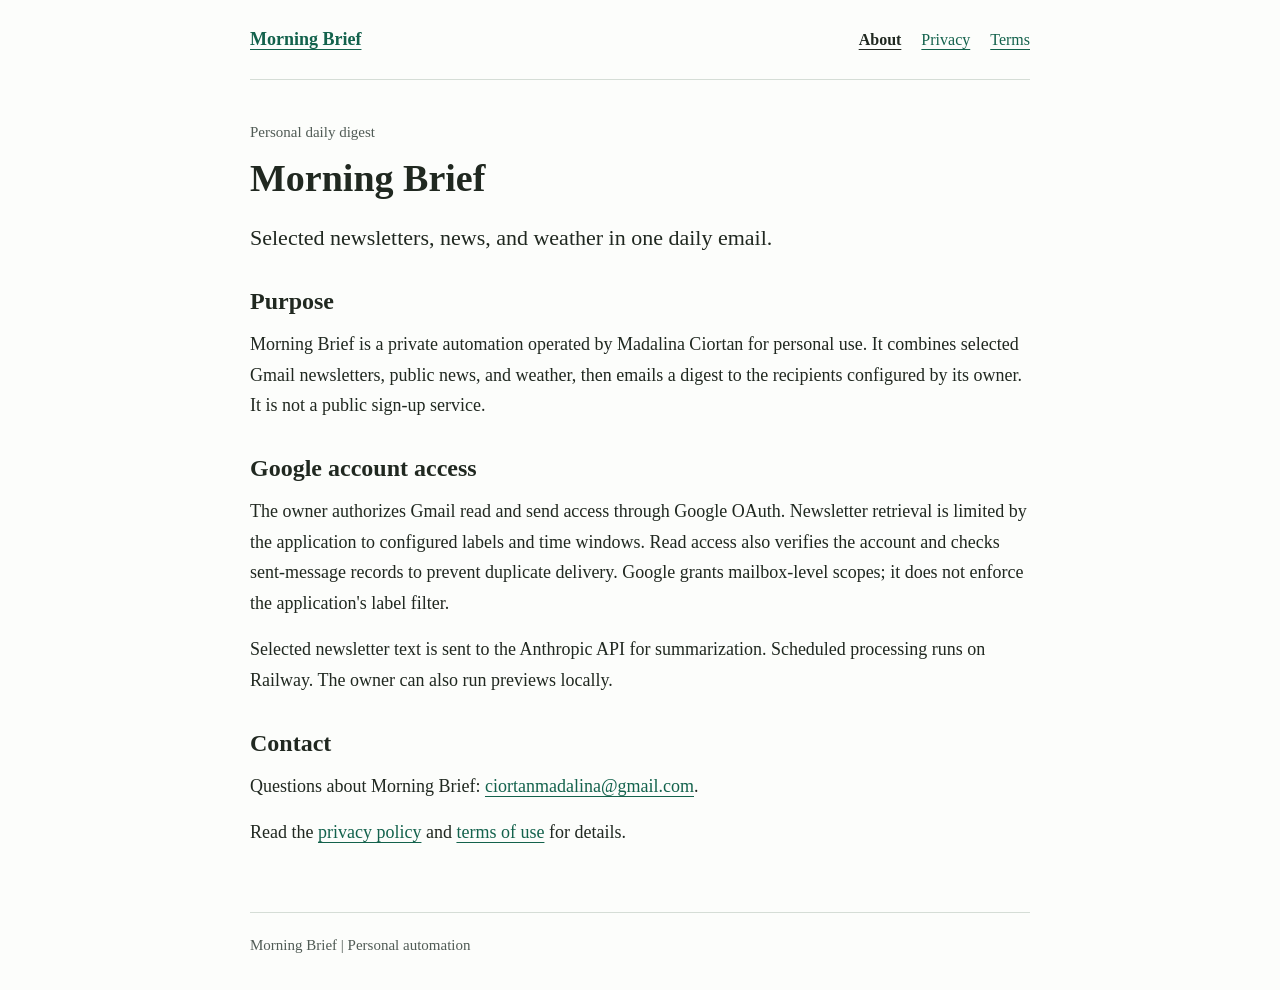
<file: index.html>
<!doctype html>
<html lang="en">
<head>
  <meta charset="utf-8">
  <meta name="viewport" content="width=device-width, initial-scale=1">
  <meta name="description" content="Morning Brief, a personal daily email digest of selected newsletters, news, and weather.">
  <title>Morning Brief</title>
  <link rel="stylesheet" href="styles.css">
</head>
<body>
  <header>
    <a class="brand" href="index.html">Morning Brief</a>
    <nav aria-label="Main navigation">
      <a href="index.html" aria-current="page">About</a>
      <a href="privacy.html">Privacy</a>
      <a href="terms.html">Terms</a>
    </nav>
  </header>
  <main>
    <p class="eyebrow">Personal daily digest</p>
    <h1>Morning Brief</h1>
    <p class="lead">Selected newsletters, news, and weather in one daily email.</p>
    <section aria-labelledby="purpose">
      <h2 id="purpose">Purpose</h2>
      <p>Morning Brief is a private automation operated by Madalina Ciortan for personal use. It combines selected Gmail newsletters, public news, and weather, then emails a digest to the recipients configured by its owner. It is not a public sign-up service.</p>
    </section>
    <section aria-labelledby="access">
      <h2 id="access">Google account access</h2>
      <p>The owner authorizes Gmail read and send access through Google OAuth. Newsletter retrieval is limited by the application to configured labels and time windows. Read access also verifies the account and checks sent-message records to prevent duplicate delivery. Google grants mailbox-level scopes; it does not enforce the application's label filter.</p>
      <p>Selected newsletter text is sent to the Anthropic API for summarization. Scheduled processing runs on Railway. The owner can also run previews locally.</p>
    </section>
    <section aria-labelledby="contact">
      <h2 id="contact">Contact</h2>
      <p>Questions about Morning Brief: <a href="mailto:ciortanmadalina@gmail.com">ciortanmadalina@gmail.com</a>.</p>
      <p>Read the <a href="privacy.html">privacy policy</a> and <a href="terms.html">terms of use</a> for details.</p>
    </section>
  </main>
  <footer>Morning Brief | Personal automation</footer>
</body>
</html>
</file>
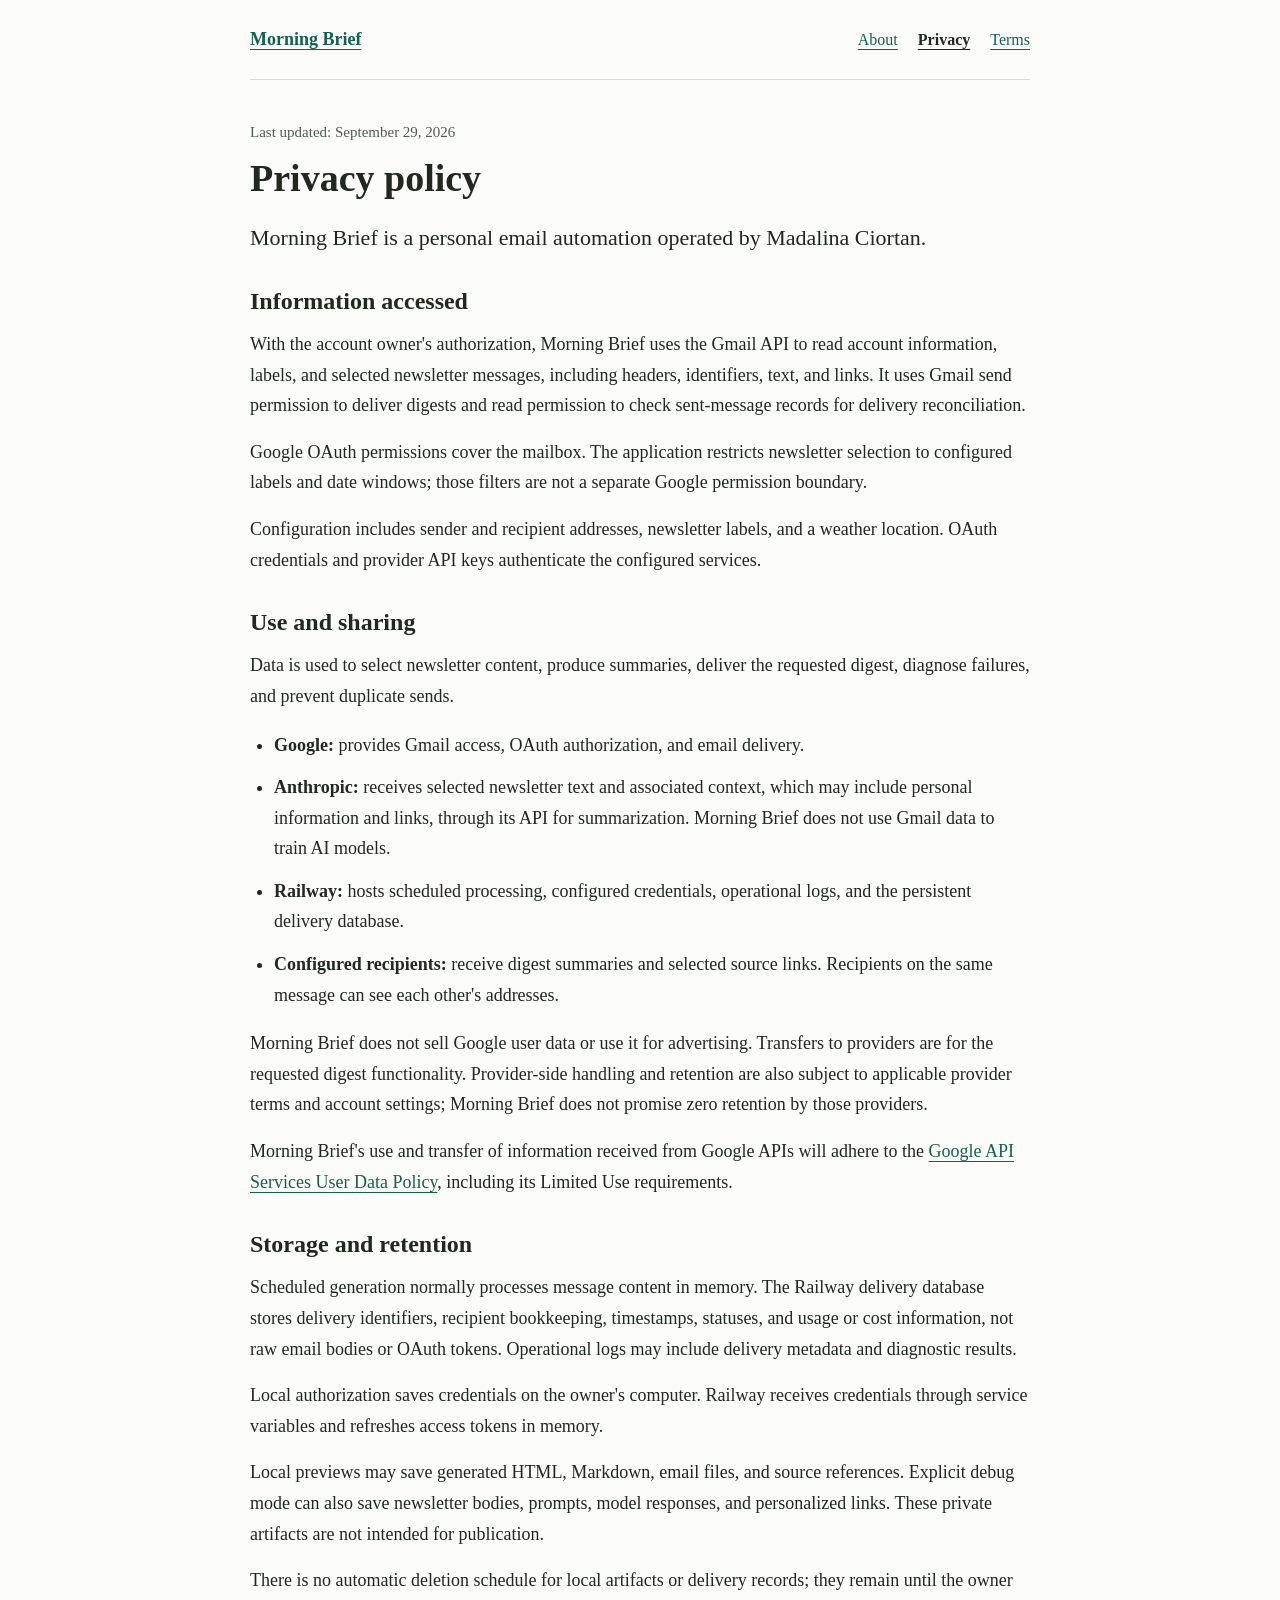
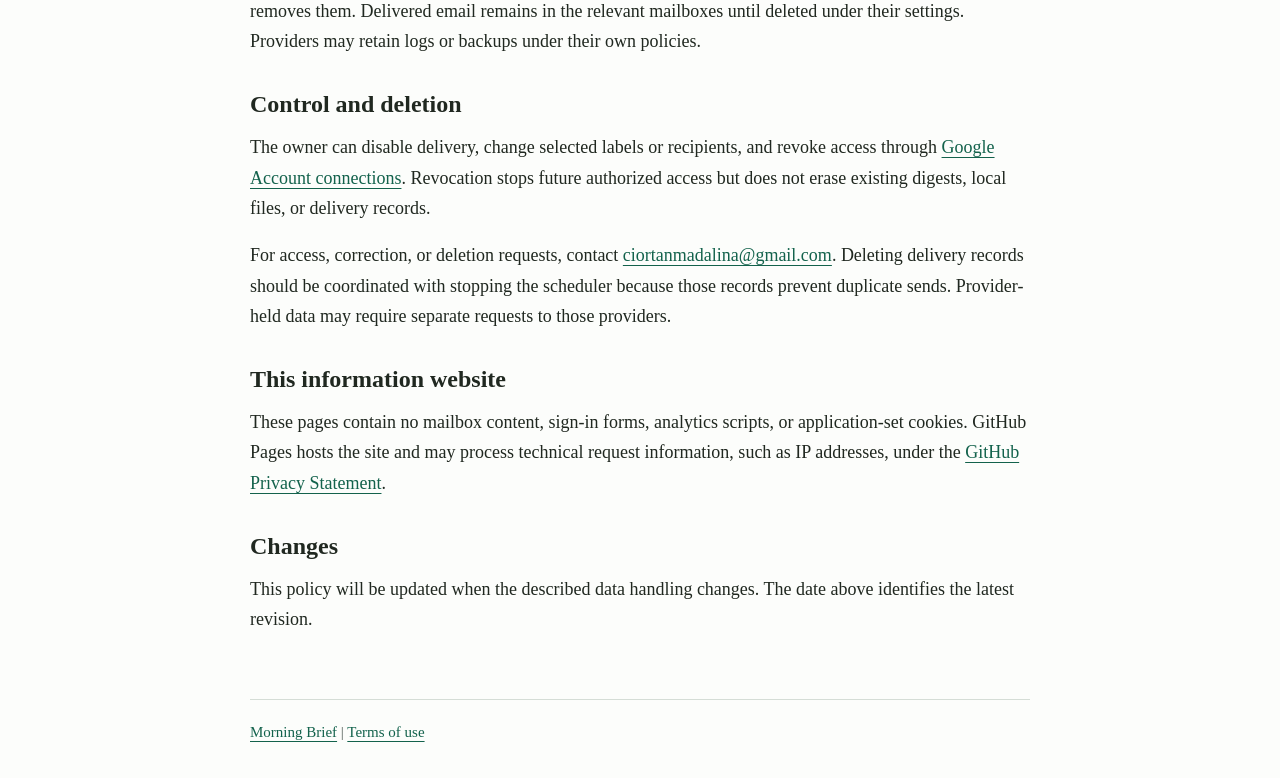
<file: privacy.html>
<!doctype html>
<html lang="en">
<head>
  <meta charset="utf-8">
  <meta name="viewport" content="width=device-width, initial-scale=1">
  <meta name="description" content="How Morning Brief accesses, processes, shares, and retains Google user data.">
  <title>Privacy Policy | Morning Brief</title>
  <link rel="stylesheet" href="styles.css">
</head>
<body>
  <header>
    <a class="brand" href="index.html">Morning Brief</a>
    <nav aria-label="Main navigation">
      <a href="index.html">About</a>
      <a href="privacy.html" aria-current="page">Privacy</a>
      <a href="terms.html">Terms</a>
    </nav>
  </header>
  <main>
    <p class="eyebrow">Last updated: September 29, 2026</p>
    <h1>Privacy policy</h1>
    <p class="lead">Morning Brief is a personal email automation operated by Madalina Ciortan.</p>
    <section aria-labelledby="access">
      <h2 id="access">Information accessed</h2>
      <p>With the account owner's authorization, Morning Brief uses the Gmail API to read account information, labels, and selected newsletter messages, including headers, identifiers, text, and links. It uses Gmail send permission to deliver digests and read permission to check sent-message records for delivery reconciliation.</p>
      <p>Google OAuth permissions cover the mailbox. The application restricts newsletter selection to configured labels and date windows; those filters are not a separate Google permission boundary.</p>
      <p>Configuration includes sender and recipient addresses, newsletter labels, and a weather location. OAuth credentials and provider API keys authenticate the configured services.</p>
    </section>
    <section aria-labelledby="sharing">
      <h2 id="sharing">Use and sharing</h2>
      <p>Data is used to select newsletter content, produce summaries, deliver the requested digest, diagnose failures, and prevent duplicate sends.</p>
      <ul>
        <li><strong>Google:</strong> provides Gmail access, OAuth authorization, and email delivery.</li>
        <li><strong>Anthropic:</strong> receives selected newsletter text and associated context, which may include personal information and links, through its API for summarization. Morning Brief does not use Gmail data to train AI models.</li>
        <li><strong>Railway:</strong> hosts scheduled processing, configured credentials, operational logs, and the persistent delivery database.</li>
        <li><strong>Configured recipients:</strong> receive digest summaries and selected source links. Recipients on the same message can see each other's addresses.</li>
      </ul>
      <p>Morning Brief does not sell Google user data or use it for advertising. Transfers to providers are for the requested digest functionality. Provider-side handling and retention are also subject to applicable provider terms and account settings; Morning Brief does not promise zero retention by those providers.</p>
      <p>Morning Brief's use and transfer of information received from Google APIs will adhere to the <a href="https://developers.google.com/terms/api-services-user-data-policy">Google API Services User Data Policy</a>, including its Limited Use requirements.</p>
    </section>
    <section aria-labelledby="storage">
      <h2 id="storage">Storage and retention</h2>
      <p>Scheduled generation normally processes message content in memory. The Railway delivery database stores delivery identifiers, recipient bookkeeping, timestamps, statuses, and usage or cost information, not raw email bodies or OAuth tokens. Operational logs may include delivery metadata and diagnostic results.</p>
      <p>Local authorization saves credentials on the owner's computer. Railway receives credentials through service variables and refreshes access tokens in memory.</p>
      <p>Local previews may save generated HTML, Markdown, email files, and source references. Explicit debug mode can also save newsletter bodies, prompts, model responses, and personalized links. These private artifacts are not intended for publication.</p>
      <p>There is no automatic deletion schedule for local artifacts or delivery records; they remain until the owner removes them. Delivered email remains in the relevant mailboxes until deleted under their settings. Providers may retain logs or backups under their own policies.</p>
    </section>
    <section aria-labelledby="control">
      <h2 id="control">Control and deletion</h2>
      <p>The owner can disable delivery, change selected labels or recipients, and revoke access through <a href="https://myaccount.google.com/connections">Google Account connections</a>. Revocation stops future authorized access but does not erase existing digests, local files, or delivery records.</p>
      <p>For access, correction, or deletion requests, contact <a href="mailto:ciortanmadalina@gmail.com">ciortanmadalina@gmail.com</a>. Deleting delivery records should be coordinated with stopping the scheduler because those records prevent duplicate sends. Provider-held data may require separate requests to those providers.</p>
    </section>
    <section aria-labelledby="website">
      <h2 id="website">This information website</h2>
      <p>These pages contain no mailbox content, sign-in forms, analytics scripts, or application-set cookies. GitHub Pages hosts the site and may process technical request information, such as IP addresses, under the <a href="https://docs.github.com/en/site-policy/privacy-policies/github-general-privacy-statement">GitHub Privacy Statement</a>.</p>
    </section>
    <section aria-labelledby="changes">
      <h2 id="changes">Changes</h2>
      <p>This policy will be updated when the described data handling changes. The date above identifies the latest revision.</p>
    </section>
  </main>
  <footer><a href="index.html">Morning Brief</a> | <a href="terms.html">Terms of use</a></footer>
</body>
</html>
</file>
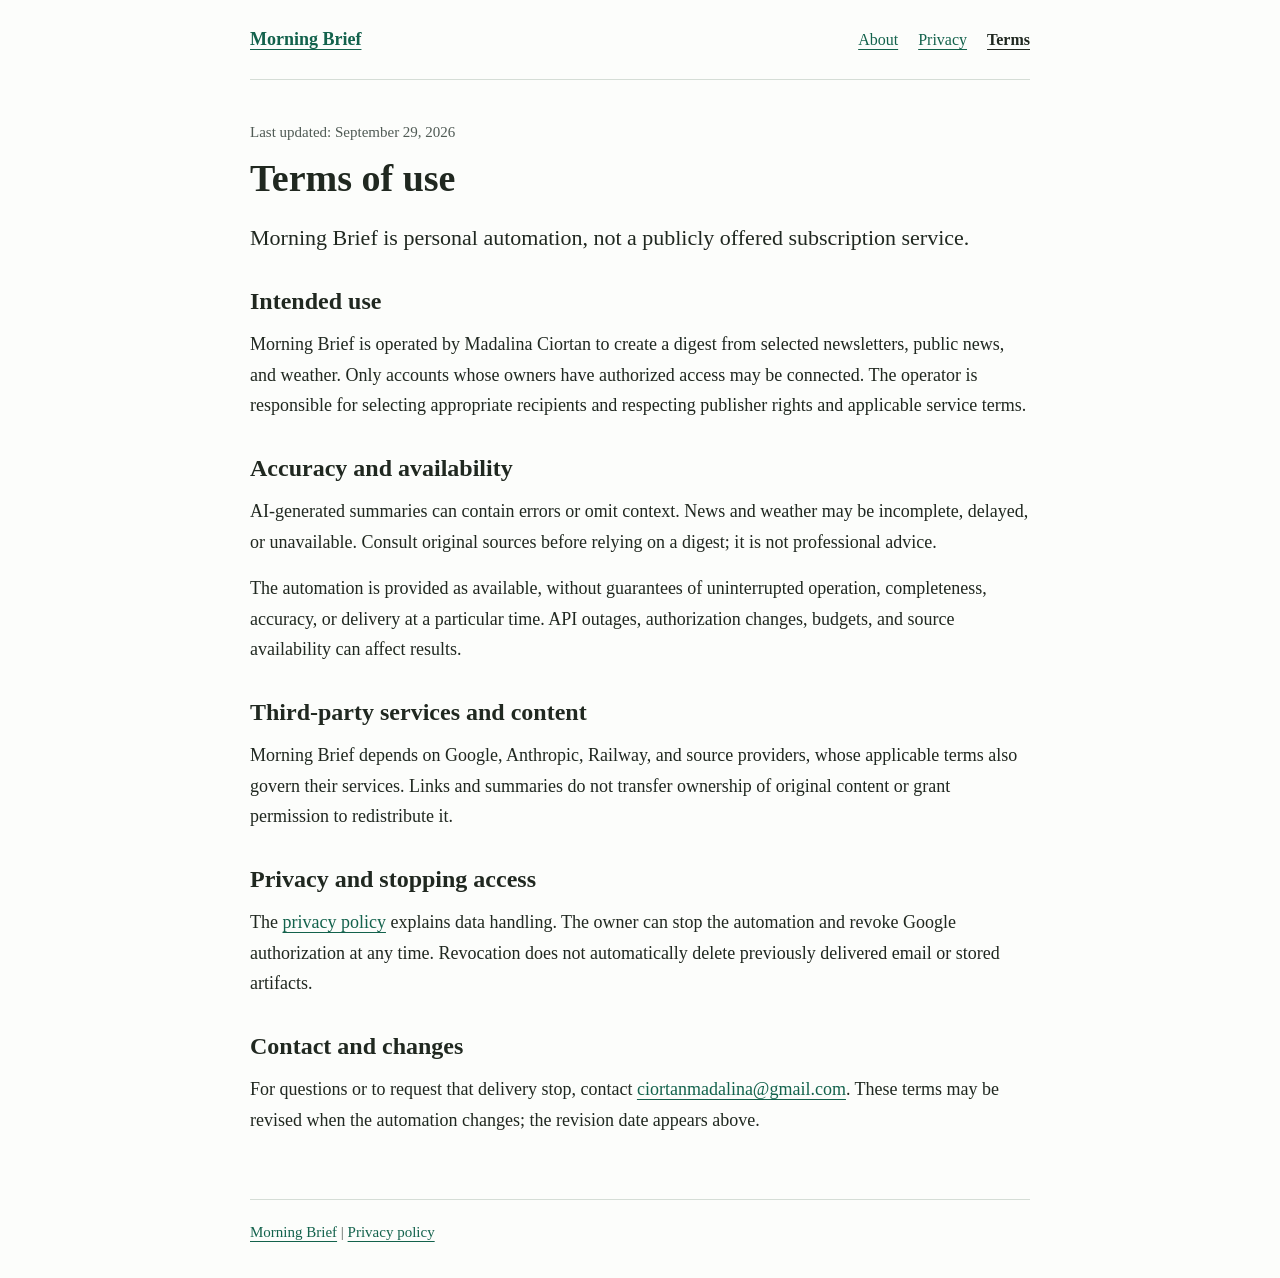
<file: terms.html>
<!doctype html>
<html lang="en">
<head>
  <meta charset="utf-8">
  <meta name="viewport" content="width=device-width, initial-scale=1">
  <meta name="description" content="Terms for Morning Brief, a personal daily email automation.">
  <title>Terms of Use | Morning Brief</title>
  <link rel="stylesheet" href="styles.css">
</head>
<body>
  <header>
    <a class="brand" href="index.html">Morning Brief</a>
    <nav aria-label="Main navigation">
      <a href="index.html">About</a>
      <a href="privacy.html">Privacy</a>
      <a href="terms.html" aria-current="page">Terms</a>
    </nav>
  </header>
  <main>
    <p class="eyebrow">Last updated: September 29, 2026</p>
    <h1>Terms of use</h1>
    <p class="lead">Morning Brief is personal automation, not a publicly offered subscription service.</p>
    <section aria-labelledby="use">
      <h2 id="use">Intended use</h2>
      <p>Morning Brief is operated by Madalina Ciortan to create a digest from selected newsletters, public news, and weather. Only accounts whose owners have authorized access may be connected. The operator is responsible for selecting appropriate recipients and respecting publisher rights and applicable service terms.</p>
    </section>
    <section aria-labelledby="accuracy">
      <h2 id="accuracy">Accuracy and availability</h2>
      <p>AI-generated summaries can contain errors or omit context. News and weather may be incomplete, delayed, or unavailable. Consult original sources before relying on a digest; it is not professional advice.</p>
      <p>The automation is provided as available, without guarantees of uninterrupted operation, completeness, accuracy, or delivery at a particular time. API outages, authorization changes, budgets, and source availability can affect results.</p>
    </section>
    <section aria-labelledby="providers">
      <h2 id="providers">Third-party services and content</h2>
      <p>Morning Brief depends on Google, Anthropic, Railway, and source providers, whose applicable terms also govern their services. Links and summaries do not transfer ownership of original content or grant permission to redistribute it.</p>
    </section>
    <section aria-labelledby="privacy">
      <h2 id="privacy">Privacy and stopping access</h2>
      <p>The <a href="privacy.html">privacy policy</a> explains data handling. The owner can stop the automation and revoke Google authorization at any time. Revocation does not automatically delete previously delivered email or stored artifacts.</p>
    </section>
    <section aria-labelledby="contact">
      <h2 id="contact">Contact and changes</h2>
      <p>For questions or to request that delivery stop, contact <a href="mailto:ciortanmadalina@gmail.com">ciortanmadalina@gmail.com</a>. These terms may be revised when the automation changes; the revision date appears above.</p>
    </section>
  </main>
  <footer><a href="index.html">Morning Brief</a> | <a href="privacy.html">Privacy policy</a></footer>
</body>
</html>
</file>
<file: styles.css>
:root {
  color-scheme: light;
  --ink: #202820;
  --muted: #505b55;
  --accent: #13624c;
  --paper: #fcfdfb;
  --line: #d5ddd6;
}

* { box-sizing: border-box; }
body {
  margin: 0;
  color: var(--ink);
  background: var(--paper);
  font-family: Georgia, "Times New Roman", serif;
  font-size: 18px;
  line-height: 1.7;
  letter-spacing: 0;
  overflow-wrap: anywhere;
}
header, main, footer { width: min(100% - 40px, 780px); margin-inline: auto; }
header {
  display: flex;
  flex-wrap: wrap;
  align-items: center;
  justify-content: space-between;
  gap: 12px 24px;
  padding-block: 24px;
  border-bottom: 1px solid var(--line);
}
.brand { font-weight: bold; }
nav { display: flex; flex-wrap: wrap; gap: 8px 20px; font-size: 16px; }
a { color: var(--accent); text-underline-offset: 4px; }
a:hover { text-decoration-thickness: 2px; }
a:focus-visible { outline: 2px solid var(--accent); outline-offset: 4px; }
nav a[aria-current="page"] { color: var(--ink); font-weight: bold; }
main { padding-block: 40px 48px; }
.eyebrow { color: var(--muted); font-size: 15px; margin: 0 0 12px; }
h1 { font-size: 38px; line-height: 1.15; margin: 0 0 20px; }
.lead { font-size: 22px; line-height: 1.5; margin: 0 0 32px; }
h2 { font-size: 24px; line-height: 1.3; margin: 32px 0 12px; }
p { margin: 0 0 16px; }
ul { padding-left: 24px; }
li { margin-bottom: 12px; }
footer { border-top: 1px solid var(--line); padding-block: 20px 32px; color: var(--muted); font-size: 15px; }
@media (max-width: 480px) {
  header, main, footer { width: calc(100% - 32px); }
  main { padding-top: 28px; }
  h1 { font-size: 32px; }
}
</file>
